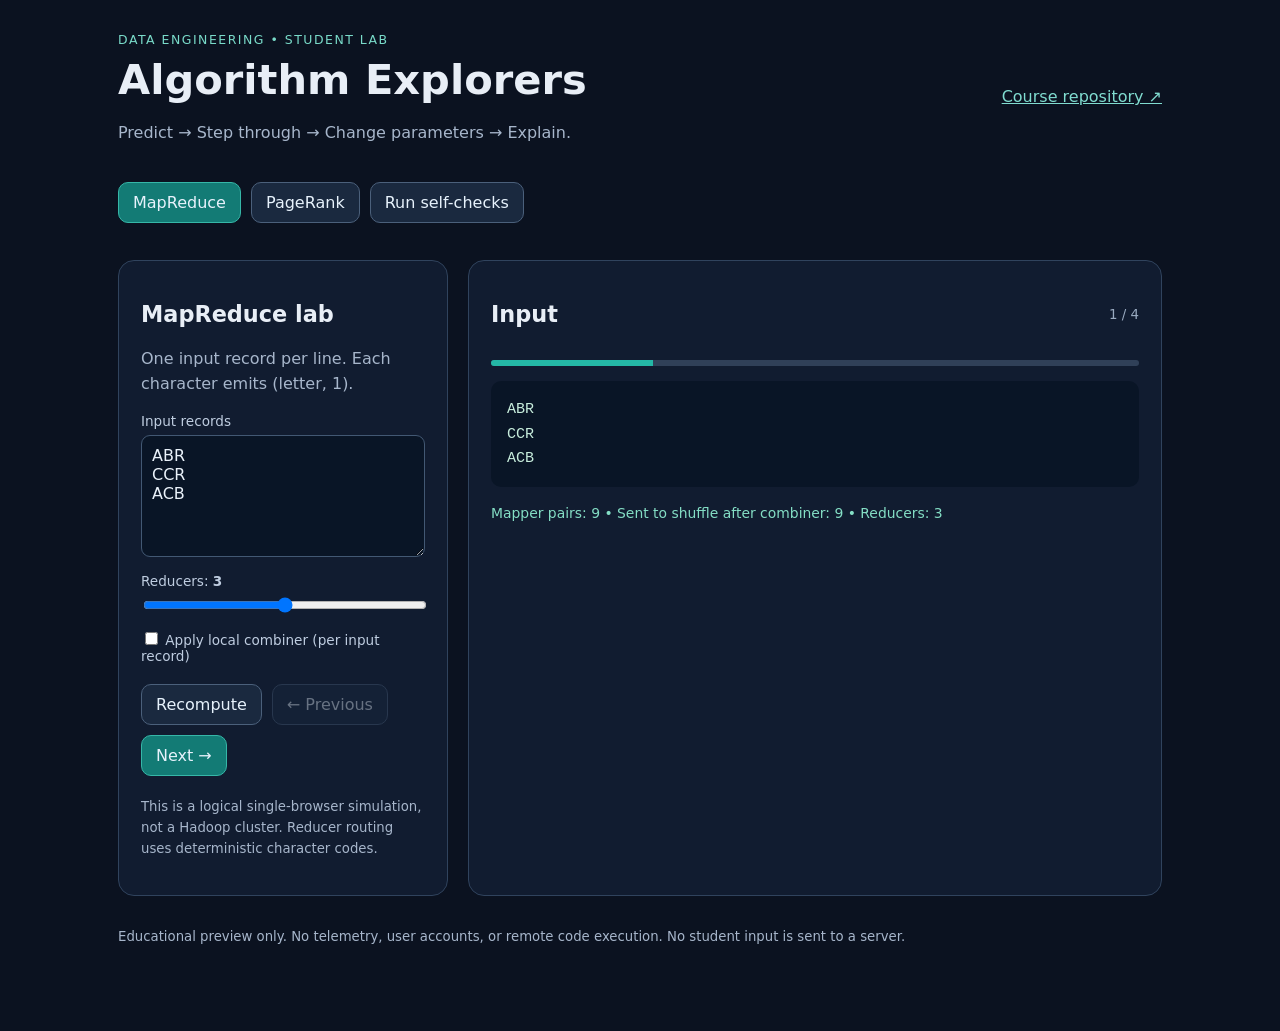
<file: simulators/index.html>
<!doctype html>
<html lang="en"><head><meta charset="utf-8"><meta name="viewport" content="width=device-width,initial-scale=1">
<title>Data Engineering — Algorithm Explorers</title>
<style>
:root{font-family:Inter,system-ui,-apple-system,sans-serif;color:#e8eef6;background:#0b1220}
*{box-sizing:border-box}body{margin:0}main{max-width:1080px;margin:auto;padding:32px 18px 70px}
h1{font-size:clamp(1.7rem,4vw,2.6rem);margin:8px 0}h2{font-size:1.4rem}p{color:#a7b6cb;line-height:1.6}
.top{display:flex;justify-content:space-between;align-items:center;gap:14px;flex-wrap:wrap}
.tag{color:#79dbc9;font-size:.78rem;text-transform:uppercase;letter-spacing:.12em}
.tabs,.controls{display:flex;gap:10px;flex-wrap:wrap;margin:20px 0}button,select,input,textarea{font:inherit}
button{border:1px solid #4b607b;background:#1a293f;color:#e7f2fc;border-radius:10px;padding:10px 14px;cursor:pointer}
button.primary,.active{background:#137b75;border-color:#36b7a8}button:disabled{opacity:.4;cursor:not-allowed}
.panel{background:#111c30;border:1px solid #30435d;border-radius:16px;padding:22px;margin:17px 0}
.layout{display:grid;grid-template-columns:minmax(270px,330px) minmax(0,1fr);gap:20px}
label{display:block;font-size:.85rem;color:#bfcde0;margin:12px 0 6px}
textarea,input[type=text],input[type=number],select{background:#091526;color:#eaf2fa;border:1px solid #425873;border-radius:9px;padding:10px;width:100%}
textarea{min-height:122px;resize:vertical}input[type=range]{width:100%}
small,.muted{color:#99aac0}.status{color:#84dec5;font-size:.87rem}.error{color:#ffb9a9;white-space:pre-wrap}
pre{white-space:pre-wrap;word-break:break-word;background:#091526;padding:16px;border-radius:10px;color:#c7eddc;font-size:.94rem;line-height:1.65}
.progress{height:6px;background:#304058;border-radius:20px;overflow:hidden;margin:14px 0}.progress>div{height:100%;background:#24b7a6;transition:width .2s}
table{width:100%;border-collapse:collapse;font-size:.87rem}td,th{padding:9px;text-align:left;border-bottom:1px solid #304058}td:last-child{text-align:right}
svg{max-width:100%;height:auto}.note{font-size:.83rem;color:#a7b6cb}
@media(max-width:700px){.layout{grid-template-columns:1fr}main{padding-top:20px}.panel{padding:15px}}
</style></head><body><main>
<div class="top"><div><div class="tag">Data Engineering • Student Lab</div><h1>Algorithm Explorers</h1><p>Predict → Step through → Change parameters → Explain.</p></div><a href="https://github.com/OrPerets/postgres-data-engineering-student" style="color:#80dcd0">Course repository ↗</a></div>
<div class="tabs"><button id="tabMr" class="active">MapReduce</button><button id="tabPr">PageRank</button><button id="selfTest">Run self-checks</button></div><div id="testResult" class="status" aria-live="polite"></div>
<section id="mr">
<div class="layout"><div class="panel"><h2>MapReduce lab</h2><p>One input record per line. Each character emits (letter, 1).</p>
<label for="records">Input records</label><textarea id="records">ABR
CCR
ACB</textarea><label for="reducers">Reducers: <strong id="reducerNum">3</strong></label><input id="reducers" type="range" min="1" max="5" value="3">
<label><input id="combine" type="checkbox"> Apply local combiner (per input record)</label>
<div class="controls"><button id="mrRecalc">Recompute</button><button id="mrPrev">← Previous</button><button class="primary" id="mrNext">Next →</button></div><p class="note">This is a logical single-browser simulation, not a Hadoop cluster. Reducer routing uses deterministic character codes.</p></div>
<div class="panel"><div class="top"><h2 id="mrHeading">Input</h2><small id="mrStep">1 / 4</small></div><div class="progress"><div id="mrProgress"></div></div><div id="mrDisplay"></div><p id="mrStats" class="status"></p></div></div>
</section>
<section id="pr" hidden><div class="layout"><div class="panel"><h2>PageRank lab</h2><p>Enter edges as <code>A B</code> (A links to B), one per line. Include isolated/dangling pages in Nodes.</p>
<label for="nodes">Nodes (comma-separated)</label><input id="nodes" type="text" value="A,B,C,D">
<label for="edges">Directed links</label><textarea id="edges">A B
A C
B C
C A</textarea>
<label for="damping">Damping: <strong id="dampingNum">0.85</strong></label><input id="damping" type="range" min="0.5" max="0.95" step="0.05" value="0.85">
<div class="controls"><button id="prRecalc">Apply graph</button><button id="prPrev">← Previous</button><button class="primary" id="prNext">Next iteration →</button><button id="prReset">Reset</button></div>
<p id="prError" class="error"></p><p class="note">All nodes start with equal rank. Dangling mass is redistributed uniformly; total rank stays close to 1.</p></div>
<div class="panel"><div class="top"><h2 id="prHeading">Iteration 0</h2><small id="prDistance"></small></div><div id="prGraph"></div><div id="prTable"></div><p class="status" id="prMass"></p></div></div></section>
<p class="note">Educational preview only. No telemetry, user accounts, or remote code execution. No student input is sent to a server.</p>
</main><script>
'use strict';
const $ = id => document.getElementById(id);
function escapeHtml(s){return String(s).replace(/[&<>"']/g,c=>({'&':'&amp;','<':'&lt;','>':'&gt;','"':'&quot;',"'":'&#39;'}[c]));}
const show=(id,visible)=>$(id).hidden=!visible;
$('tabMr').onclick=()=>{show('mr',true);show('pr',false);$('tabMr').className='active';$('tabPr').className='';};
$('tabPr').onclick=()=>{show('mr',false);show('pr',true);$('tabMr').className='';$('tabPr').className='active';};

let mrStep=0,mrData;
function calculateMR(){
 const lines=$('records').value.split(/\r?\n/).map(s=>s.trim().toUpperCase().replace(/[^A-Z]/g,'')).filter(Boolean);
 if(lines.join('').length>3000)throw Error('Please use at most 3,000 letters.');
 const reducers=Number($('reducers').value),useCombiner=$('combine').checked;
 const mapped=lines.map(line=>[...line].map(c=>[c,1]));
 const local=mapped.map(pairs=>{if(!useCombiner)return pairs;const counts={};for(const [key,n] of pairs)counts[key]=(counts[key]||0)+n;return Object.entries(counts);});
 const grouped={};for(const pairs of local)for(const [key,n] of pairs)(grouped[key]??=[]).push(n);
 const buckets=Array.from({length:reducers},()=>({}));
 for(const [key,values] of Object.entries(grouped).sort()){buckets[(key.charCodeAt(0)-65)%reducers][key]=values;}
 const reduced=Object.fromEntries(Object.entries(grouped).map(([k,v])=>[k,v.reduce((a,b)=>a+b,0)]).sort());
 return {lines,mapped,local,buckets,reduced,mappedCount:mapped.flat().length,shuffleCount:local.flat().length};
}
function renderMR(){
 $('reducerNum').textContent=$('reducers').value;
 try{mrData=calculateMR();$('mrNext').disabled=mrStep===3;$('mrPrev').disabled=mrStep===0;
 const names=['Input','Map','Shuffle and partition','Reduce'];
 $('mrHeading').textContent=names[mrStep];$('mrStep').textContent=(mrStep+1)+' / 4';$('mrProgress').style.width=((mrStep+1)*25)+'%';
 const d=mrData;let content='';
 if(mrStep===0)content='<pre>'+escapeHtml(d.lines.join('\n')||'(no records)')+'</pre>';
 if(mrStep===1)content='<pre>'+d.mapped.map((arr,i)=>escapeHtml(d.lines[i]+': '+arr.map(p=>'('+p.join(',')+')').join(', '))).join('\n')+'</pre>';
 if(mrStep===2)content='<pre>'+d.buckets.map((b,i)=>escapeHtml('Reducer '+(i+1)+': '+JSON.stringify(b))).join('\n')+'</pre>';
 if(mrStep===3)content='<table><thead><tr><th>Key</th><th>Total</th></tr></thead><tbody>'+Object.entries(d.reduced).map(([k,v])=>'<tr><td>'+escapeHtml(k)+'</td><td>'+v+'</td></tr>').join('')+'</tbody></table>';
 $('mrDisplay').innerHTML=content;$('mrStats').textContent='Mapper pairs: '+d.mappedCount+'  •  Sent to shuffle after combiner: '+d.shuffleCount+'  •  Reducers: '+d.buckets.length;
 }catch(e){$('mrDisplay').textContent=e.message;}
}
$('mrRecalc').onclick=()=>{mrStep=0;renderMR();};$('mrNext').onclick=()=>{mrStep=Math.min(3,mrStep+1);renderMR();};$('mrPrev').onclick=()=>{mrStep=Math.max(0,mrStep-1);renderMR();};$('reducers').oninput=renderMR;$('combine').onchange=renderMR;

function parseGraph(nodesString,edgeString){
 const nodes=[...new Set(nodesString.split(',').map(s=>s.trim()).filter(Boolean))];
 if(!nodes.length||nodes.length>12)throw Error('Enter 1–12 unique node names.');
 if(nodes.some(s=>!/^[A-Za-z0-9_]{1,12}$/.test(s)))throw Error('Node names must use letters, numbers or underscores.');
 const graph=Object.fromEntries(nodes.map(n=>[n,[]]));
 for(const line of edgeString.split(/\r?\n/).map(s=>s.trim()).filter(Boolean)){
 const pair=line.split(/\s+/);if(pair.length!==2||!graph[pair[0]]||!graph[pair[1]])throw Error('Invalid edge: '+line);
 if(!graph[pair[0]].includes(pair[1]))graph[pair[0]].push(pair[1]);
 }
 return graph;
}
function pageRankStep(g,rank,d){
 const names=Object.keys(g),n=names.length,dangling=names.filter(p=>!g[p].length).reduce((s,p)=>s+rank[p],0);
 const next=Object.fromEntries(names.map(p=>[p,(1-d)/n+d*dangling/n]));
 for(const p of names)for(const q of g[p])next[q]+=d*rank[p]/g[p].length;
 return next;
}
let graph={},prHistory=[],prStep=0;
function resetPR(){
 try{graph=parseGraph($('nodes').value,$('edges').value);const n=Object.keys(graph).length;
 prHistory=[Object.fromEntries(Object.keys(graph).map(k=>[k,1/n]))];prStep=0;$('prError').textContent='';renderPR();
 }catch(e){$('prError').textContent=e.message;}
}
function renderPR(){
 const d=Number($('damping').value);$('dampingNum').textContent=d.toFixed(2);
 const names=Object.keys(graph);const rank=prHistory[prStep];if(!rank)return;
 $('prHeading').textContent='Iteration '+prStep;
 let sum=Object.values(rank).reduce((a,b)=>a+b,0);
 $('prMass').textContent='Total rank: '+sum.toFixed(8);
 $('prDistance').textContent=prStep===0?'Uniform start':'L1 change: '+names.reduce((s,p)=>s+Math.abs(rank[p]-prHistory[prStep-1][p]),0).toExponential(2);
 $('prPrev').disabled=prStep===0;$('prNext').disabled=prStep>=100;
 const positions=Object.fromEntries(names.map((p,i)=>{const angle=2*Math.PI*i/names.length-Math.PI/2;return [p,{x:230+150*Math.cos(angle),y:190+135*Math.sin(angle)}]}));
 let svg='<svg viewBox="0 0 460 380" role="img" aria-label="Directed PageRank graph"><defs><marker id="arr" markerWidth="7" markerHeight="7" refX="6" refY="3" orient="auto"><path d="M0 0 L6 3 L0 6Z" fill="#7e99b3"/></marker></defs>';
 for(const [source,targets] of Object.entries(graph))for(const target of targets){const a=positions[source],b=positions[target];if(source===target){svg+='<path d="M'+(a.x+16)+' '+(a.y-12)+' q 50 -50 20 15" fill="none" stroke="#7e99b3" marker-end="url(#arr)"/>';continue;}
 const dx=b.x-a.x,dy=b.y-a.y,len=Math.hypot(dx,dy)||1;svg+='<line x1="'+(a.x+dx/len*26)+'" y1="'+(a.y+dy/len*26)+'" x2="'+(b.x-dx/len*30)+'" y2="'+(b.y-dy/len*30)+'" stroke="#7e99b3" stroke-width="1.7" marker-end="url(#arr)"/>';
 }
 for(const p of names){const a=positions[p],v=rank[p],r=20+v*36;svg+='<circle cx="'+a.x+'" cy="'+a.y+'" r="'+r+'" fill="#168778" fill-opacity="'+Math.min(.85,.2+v)+'" stroke="#50dbb5" stroke-width="2"/><text x="'+a.x+'" y="'+(a.y-4)+'" fill="#fff" font-size="13" text-anchor="middle">'+escapeHtml(p)+'</text><text x="'+a.x+'" y="'+(a.y+12)+'" fill="#fff" font-size="11" text-anchor="middle">'+v.toFixed(3)+'</text>';}
 $('prGraph').innerHTML=svg+'</svg>';
 $('prTable').innerHTML='<table><thead><tr><th>Page</th><th>Outlinks</th><th>Rank</th></tr></thead><tbody>'+names.map(p=>'<tr><td>'+escapeHtml(p)+'</td><td>'+escapeHtml(graph[p].join(', ')||'∅')+'</td><td>'+rank[p].toFixed(6)+'</td></tr>').join('')+'</tbody></table>';
}
$('prRecalc').onclick=resetPR;$('prReset').onclick=resetPR;$('prPrev').onclick=()=>{prStep=Math.max(0,prStep-1);renderPR();};
$('prNext').onclick=()=>{if(prStep>=100)return;prStep++;if(!prHistory[prStep])prHistory.push(pageRankStep(graph,prHistory[prStep-1],Number($('damping').value)));renderPR();};
$('damping').oninput=resetPR;
$('selfTest').onclick=()=>{
 const failures=[];const eq=(a,b)=>Math.abs(a-b)<1e-9;
 const oldRecords=$('records').value,oldReducers=$('reducers').value,oldCombiner=$('combine').checked;
 try{$('records').value='ABR\nCCR\nACB';$('reducers').value=3;$('combine').checked=false;
 const expected={A:2,B:2,C:3,R:2};if(JSON.stringify(calculateMR().reduced)!==JSON.stringify(expected))failures.push('MapReduce counts');
 $('combine').checked=true;if(JSON.stringify(calculateMR().reduced)!==JSON.stringify(expected))failures.push('Combiner correctness');
 const g={A:['B','C'],B:['C'],C:['A'],D:[]},r={A:.25,B:.25,C:.25,D:.25};const n=pageRankStep(g,r,.85);
 for(const [k,v] of Object.entries({A:.303125,B:.196875,C:.409375,D:.090625}))if(!eq(n[k],v))failures.push('PageRank '+k);
 if(!eq(Object.values(n).reduce((s,x)=>s+x,0),1))failures.push('Rank conservation');
 }catch(e){failures.push(e.message)}finally{$('records').value=oldRecords;$('reducers').value=oldReducers;$('combine').checked=oldCombiner;renderMR();}
 $('testResult').textContent=failures.length?'Self-check failed: '+failures.join(', '):'✓ Self-check passed: MapReduce, Combiner, PageRank, conservation';
};
renderMR();resetPR();
</script></body></html>
</file>
